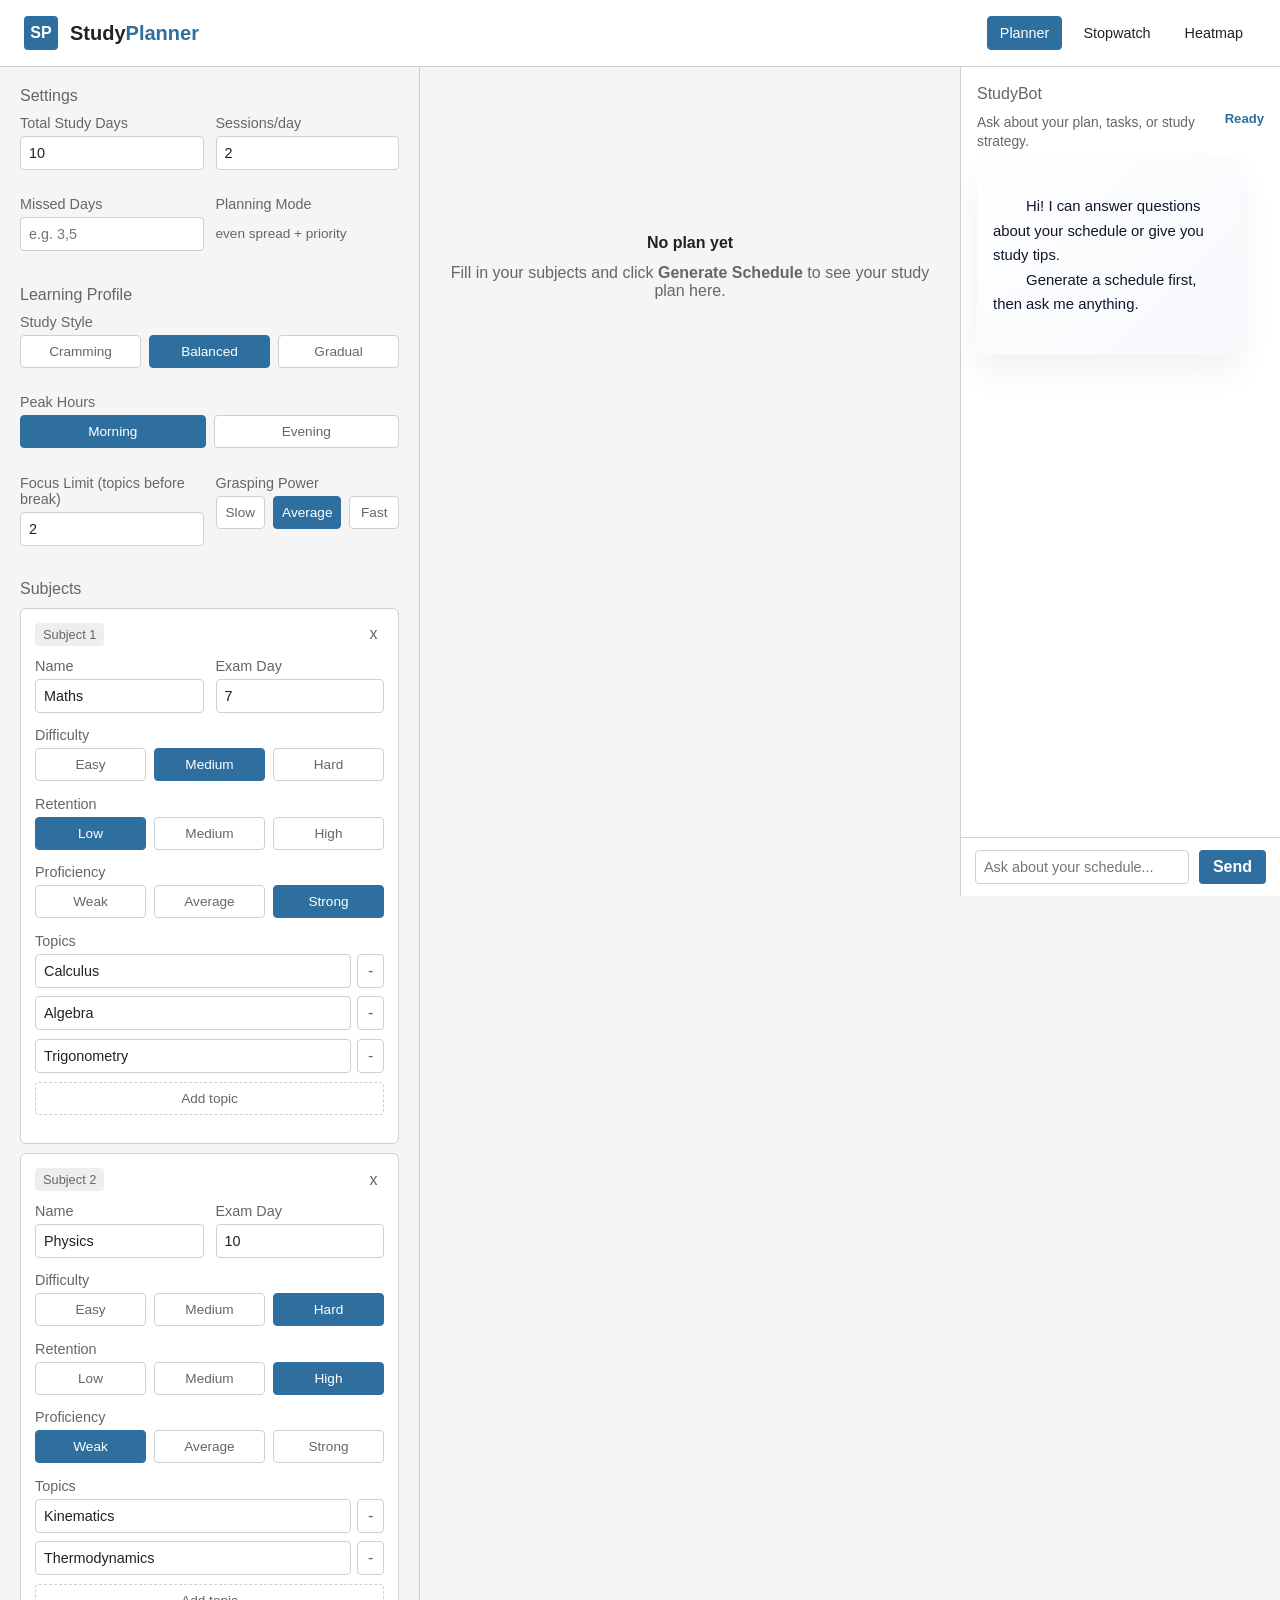
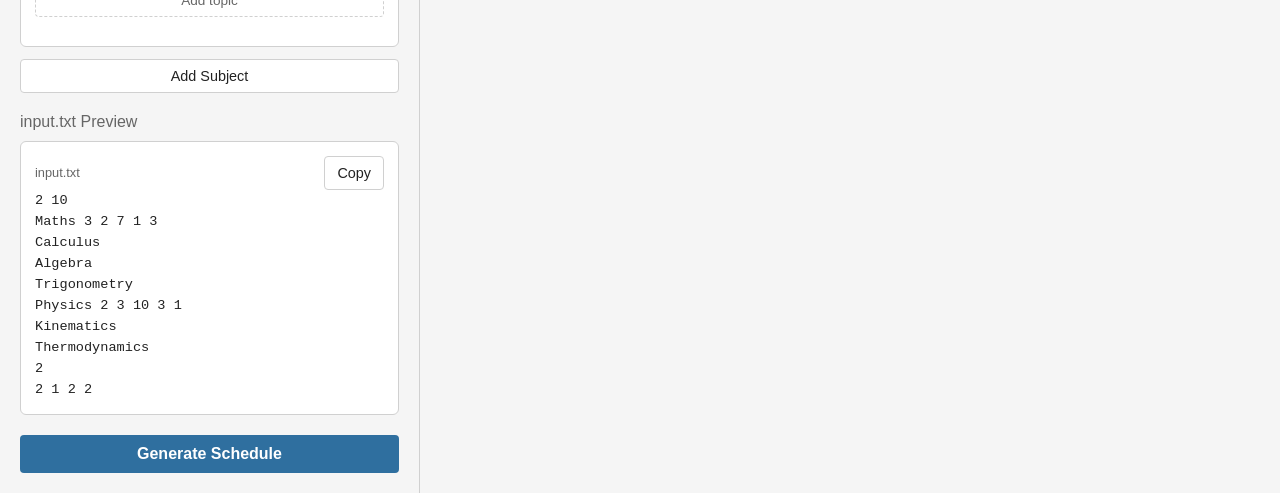
<file: frontend/index.html>
<!DOCTYPE html>
<!-- Local server: http://localhost:8080/ -->
<html lang="en">
<head>
<meta charset="UTF-8" />
<meta name="viewport" content="width=device-width, initial-scale=1.0" />
<title>Study Planner</title>
<link rel="stylesheet" href="css/shared.css" />
<style>
  main {
    display: grid;
    grid-template-columns: 420px 1fr 320px;
    min-height: calc(100vh - 67px);
  }

  .panel-left {
    display: flex;
    flex-direction: column;
    gap: 20px;
    overflow-y: auto;
    border-right: 1px solid var(--border);
    padding: 20px;
  }

  .panel-right {
    display: flex;
    flex-direction: column;
    gap: 1.2rem;
    overflow-y: auto;
    padding: 20px;
  }

  .row2 {
    display: grid;
    grid-template-columns: 1fr 1fr;
    gap: .75rem;
  }

  .subject-cards,
  .topics-list,
  .task-list,
  .progress-list {
    display: flex;
    flex-direction: column;
    gap: .55rem;
  }

  .subject-card,
  .day-card,
  .input-preview,
  .progress-card {
    border: 1px solid var(--border);
    border-radius: 6px;
    background: var(--card);
    padding: 14px;
  }

  .subject-card-header,
  .output-header,
  .preview-header,
  .progress-header {
    display: flex;
    align-items: center;
    justify-content: space-between;
    gap: 10px;
  }

  .subject-card-header {
    margin-bottom: .75rem;
  }

  .subject-number {
    border-radius: 4px;
    background: #eeeeee;
    color: var(--muted);
    font-size: .8rem;
    padding: 4px 8px;
  }

  .remove-btn,
  .remove-topic {
    cursor: pointer;
    border-radius: 4px;
    color: var(--muted);
  }

  .remove-btn {
    border: none;
    background: none;
    font-size: 1rem;
    padding: .15rem .4rem;
  }

  .remove-topic {
    border: 1px solid var(--border);
    background: var(--surface);
    font-size: 1rem;
    padding: 0 .6rem;
  }

  .remove-btn:hover,
  .remove-topic:hover {
    border-color: var(--danger);
    background: #f5dddd;
    color: var(--danger);
  }

  .topic-row {
    display: flex;
    gap: .4rem;
  }

  .diff-group {
    display: flex;
    gap: .5rem;
  }

  .diff-btn {
    flex: 1;
    border: 1px solid var(--border);
    border-radius: 4px;
    background: var(--surface);
    color: var(--muted);
    cursor: pointer;
    font-size: .85rem;
    padding: 8px;
    text-align: center;
  }

  .diff-btn.active-easy,
  .diff-btn.active-medium,
  .diff-btn.active-hard,
  .diff-btn.active-rating {
    border-color: var(--accent);
    background: var(--accent);
    color: #ffffff;
  }

  .add-topic-btn {
    width: 100%;
    border: 1px dashed var(--border);
    border-radius: 4px;
    background: none;
    color: var(--muted);
    cursor: pointer;
    font-size: .85rem;
    padding: 8px;
  }

  .output-title {
    font-size: 1rem;
    font-weight: 700;
  }

  .output-actions {
    display: flex;
    gap: .5rem;
  }

  .empty-state {
    display: flex;
    min-height: 360px;
    flex-direction: column;
    align-items: center;
    justify-content: center;
    gap: .8rem;
    color: var(--muted);
    text-align: center;
  }

  .empty-icon {
    color: var(--text);
    font-weight: 700;
  }

  .stats-row {
    display: grid;
    grid-template-columns: repeat(3, 1fr);
    gap: .75rem;
  }

  .schedule-grid {
    display: grid;
    grid-template-columns: repeat(auto-fill, minmax(220px, 1fr));
    gap: 1rem;
  }

  .day-label {
    margin-bottom: 10px;
    color: var(--accent);
    font-size: .85rem;
    font-weight: 700;
  }

  .task-item {
    display: flex;
    align-items: center;
    gap: .5rem;
    border-radius: 4px;
    font-size: .9rem;
    line-height: 1.3;
    padding: 6px 8px;
  }

  .task-dot {
    width: 6px;
    height: 6px;
    flex-shrink: 0;
    border-radius: 50%;
  }

  .task-study { background: #eaf4ea; color: #1f5f2f; }
  .task-revise { background: #e8f1f8; color: #24506d; }
  .task-break { background: #eeeeee; color: var(--muted); font-style: italic; }
  .task-missed { background: #fff3cd; color: #6b4f00; }
  .task-completed { background: #eeeeee; color: var(--muted); }

  .task-study .task-dot { background: var(--success); }
  .task-revise .task-dot { background: var(--accent); }
  .task-break .task-dot { background: var(--muted); }
  .task-missed .task-dot { background: var(--warn); }
  .task-completed .task-dot { background: var(--muted); }

  pre {
    max-height: 210px;
    overflow-y: auto;
    color: var(--text);
    font-family: Consolas, monospace;
    font-size: .85rem;
    line-height: 1.55;
    white-space: pre-wrap;
  }

  .progress-check {
    display: flex;
    align-items: center;
    gap: .55rem;
  }

  .progress-check input {
    width: auto;
  }

  .confidence {
    display: none;
    margin-top: .65rem;
    padding-left: 1.4rem;
  }

  .confidence.visible {
    display: block;
  }

  .panel-chat {
    border-left: 1px solid var(--border);
    display: flex;
    flex-direction: column;
    height: calc(100vh - 71px);
    background: radial-gradient(circle at top right, rgba(255,255,255,.6), transparent 35%), var(--surface);
  }

  .chat-header {
    display: flex;
    align-items: flex-start;
    justify-content: space-between;
    gap: 12px;
    padding: 18px 16px 0;
  }

  .chat-subtitle {
    color: var(--muted);
    font-size: .86rem;
    margin-top: 4px;
    line-height: 1.4;
  }

  .chat-status {
    color: var(--accent);
    font-size: .82rem;
    font-weight: 700;
    white-space: nowrap;
    align-self: center;
  }

  .chat-messages {
    flex: 1;
    overflow-y: auto;
    padding: 4px 16px 14px;
    display: flex;
    flex-direction: column;
    gap: 12px;
    scroll-behavior: smooth;
  }

  .chat-bubble {
    border-radius: 18px;
    padding: 14px 16px;
    max-width: 92%;
    font-size: .93rem;
    line-height: 1.65;
    white-space: pre-wrap;
    word-break: break-word;
    overflow-wrap: anywhere;
    box-shadow: 0 16px 35px rgba(15,23,42,0.06);
  }

  .bubble-user {
    background: linear-gradient(135deg, #d9eefc, #c8e4f6);
    color: #0f172a;
    align-self: flex-end;
    border-bottom-right-radius: 6px;
  }

  .bubble-bot {
    background: linear-gradient(135deg, #ffffff, #f6f8fc);
    color: #0f172a;
    align-self: flex-start;
    border-bottom-left-radius: 6px;
  }

  .chat-bubble.typing {
    position: relative;
    min-height: 40px;
    padding-bottom: 22px;
  }

  .chat-bubble.typing::after {
    content: '';
    display: block;
    width: 1.4rem;
    height: 1.4rem;
    background: radial-gradient(circle, rgba(0,0,0,.25) 20%, transparent 20% 40%);
    background-size: 6px 6px;
    border-radius: 50%;
    margin-top: 6px;
    animation: chat-dots 1.2s linear infinite;
  }

  .chat-bubble a {
    color: var(--accent);
    text-decoration: underline;
  }

  .chat-bubble code {
    display: inline-block;
    padding: 2px 5px;
    border-radius: 6px;
    background: rgba(15, 23, 42, 0.06);
    color: var(--text);
    font-family: Consolas, monospace;
  }

  .md-list-item {
    padding-left: 8px;
    margin-bottom: 4px;
    color: var(--text);
  }

  .day-card {
    border: none;
    border-radius: 18px;
    box-shadow: 0 20px 40px rgba(15,23,42,0.05);
    padding: 18px;
    background: linear-gradient(180deg, rgba(255,255,255,0.96), #f8fbff);
    transition: transform .2s ease, box-shadow .2s ease;
  }

  .day-card:hover {
    transform: translateY(-1px);
    box-shadow: 0 24px 50px rgba(15,23,42,0.08);
  }

  .task-list {
    display: flex;
    flex-direction: column;
    gap: 10px;
  }

  .empty-day {
    display: inline-flex;
    align-items: center;
    gap: .45rem;
    padding: 10px 12px;
    border-radius: 999px;
    border: 1px dashed var(--border);
    background: rgba(94, 114, 228, 0.08);
    color: var(--muted);
    font-size: .85rem;
  }

  .progress-card {
    display: flex;
    flex-direction: column;
    gap: .9rem;
    border: none;
    background: linear-gradient(180deg, #ffffff, #f8fbff);
    box-shadow: 0 18px 35px rgba(15,23,42,0.05);
    padding: 18px;
  }

  .progress-header {
    align-items: flex-start;
    gap: 12px;
    border-bottom: 1px solid var(--border);
    padding-bottom: 10px;
  }

  .progress-item {
    border: 1px solid rgba(15,23,42,0.08);
    border-radius: 12px;
    background: #ffffff;
    padding: 12px 14px;
  }

  @keyframes chat-dots {
    0% { transform: translateX(0); }
    25% { transform: translateX(4px); }
    50% { transform: translateX(8px); }
    75% { transform: translateX(4px); }
    100% { transform: translateX(0); }
  }

  .chat-thinking {
    font-size: .8rem;
    color: var(--muted);
    font-style: italic;
    padding: 8px 10px;
    align-self: flex-start;
  }

  .chat-input-row {
    border-top: 1px solid var(--border);
    padding: 12px 14px;
    display: flex;
    gap: 10px;
  }

  @media (max-width: 860px) {
    main {
      grid-template-columns: 1fr;
    }

    .panel-left {
      border-right: none;
      border-bottom: 1px solid var(--border);
    }

    .stats-row {
      grid-template-columns: repeat(2, 1fr);
    }

    .panel-chat {
      display: none;
    }
  }
</style>
</head>
<body>
<header>
  <div class="logo-mark">SP</div>
  <h1>Study<span>Planner</span></h1>
  <nav>
    <a class="nav-link active" href="index.html">Planner</a>
    <a class="nav-link" href="stopwatch.html">Stopwatch</a>
    <a class="nav-link" href="heatmap.html">Heatmap</a>
  </nav>
</header>

<main>
  <section class="panel-left">
    <div>
      <div class="section-title">Settings</div>
      <div class="row2">
        <div class="field">
          <label for="totalDays">Total Study Days</label>
          <input type="number" id="totalDays" value="10" min="1" max="100" />
        </div>
        <div class="field">
          <label for="sessionsPerDay">Sessions/day</label>
          <input type="number" id="sessionsPerDay" value="2" min="1" max="20" />
        </div>
        <div class="field">
          <label for="missedDays">Missed Days</label>
          <input type="text" id="missedDays" placeholder="e.g. 3,5" />
        </div>
        <div class="field">
          <label>Planning Mode</label>
          <div style="font-size:.85rem;color:var(--muted);padding:.55rem 0">even spread + priority</div>
        </div>
      </div>
    </div>

    <div>
      <div class="section-title">Learning Profile</div>
      <div class="row2">
        <div class="field" style="grid-column: 1 / -1">
          <label>Study Style</label>
          <div class="diff-group" id="studyStyleGroup" data-value="2">
            <button class="diff-btn" type="button" data-style="1" onclick="setStudyStyle(1)">Cramming</button>
            <button class="diff-btn active-medium" type="button" data-style="2" onclick="setStudyStyle(2)">Balanced</button>
            <button class="diff-btn" type="button" data-style="3" onclick="setStudyStyle(3)">Gradual</button>
          </div>
        </div>
        <div class="field" style="grid-column: 1 / -1">
          <label>Peak Hours</label>
          <div class="diff-group" id="peakHoursGroup" data-value="1">
            <button class="diff-btn active-easy" type="button" data-peak="1" onclick="setPeakHours(1)">Morning</button>
            <button class="diff-btn" type="button" data-peak="2" onclick="setPeakHours(2)">Evening</button>
          </div>
        </div>
        <div class="field">
          <label for="focusLimit">Focus Limit (topics before break)</label>
          <input type="number" id="focusLimit" value="2" min="1" max="5" />
        </div>
        <div class="field">
          <label>Grasping Power</label>
          <div class="diff-group" id="graspingPowerGroup" data-value="2">
            <button class="diff-btn" type="button" data-grasp="1" onclick="setGraspingPower(1)">Slow</button>
            <button class="diff-btn active-medium" type="button" data-grasp="2" onclick="setGraspingPower(2)">Average</button>
            <button class="diff-btn" type="button" data-grasp="3" onclick="setGraspingPower(3)">Fast</button>
          </div>
        </div>
      </div>
    </div>

    <div>
      <div class="section-title">Subjects</div>
      <div class="subject-cards" id="subjectCards"></div>
      <button class="btn-secondary" type="button" style="width:100%;margin-top:.75rem" onclick="addSubject()">Add Subject</button>
    </div>

    <div>
      <div class="section-title">input.txt Preview</div>
      <div class="input-preview">
        <div class="preview-header">
          <span class="stat-label">input.txt</span>
          <button class="btn-secondary" type="button" onclick="copyInput()">Copy</button>
        </div>
        <pre id="inputPreview">-</pre>
      </div>
    </div>

    <button class="btn-primary" type="button" onclick="generateSchedule()">Generate Schedule</button>
  </section>

  <section class="panel-right">
    <div id="schedulePanel">
      <div class="empty-state">
        <div class="empty-icon">No plan yet</div>
        <p>Fill in your subjects and click <strong>Generate Schedule</strong> to see your study plan here.</p>
      </div>
    </div>
  </section>

  <div class="panel-chat">
    <div class="chat-header">
      <div>
        <div class="section-title">StudyBot</div>
        <div class="chat-subtitle">Ask about your plan, tasks, or study strategy.</div>
      </div>
      <span class="chat-status">Ready</span>
    </div>
    <div class="chat-messages" id="chatMessages">
      <div class="chat-bubble bubble-bot">
        Hi! I can answer questions about your schedule or give you study tips.
        Generate a schedule first, then ask me anything.
      </div>
    </div>
    <div class="chat-input-row">
      <input
        type="text"
        id="chatInput"
        placeholder="Ask about your schedule..."
        style="flex:1"
        onkeydown="if(event.key==='Enter') sendChat()"
      />
      <button
        class="btn-primary"
        style="width:auto; padding:8px 14px"
        onclick="sendChat()"
      >Send</button>
    </div>
  </div>
</main>

<div class="toast" id="toast">Copied</div>

<script>
let subjects = [];
let backendSchedule = null;
let backendScheduleRaw = '';
let currentDay = 1;
let progressCompleted = {};
let progressRatings = {};
let chatHistory = [];
const API_BASE = window.location.protocol === 'file:'
  ? 'http://127.0.0.1:8080'
  : window.location.origin;

function uid() {
  return Math.random().toString(36).slice(2, 8);
}

async function sendChat() {
  const input = document.getElementById('chatInput');
  const message = input.value.trim();
  if (!message) return;
  input.value = '';

  appendBubble('user', message);
  appendBubble('thinking', 'Thinking...');

  try {
    const response = await fetch(`${API_BASE}/api/chat`, {
      method: 'POST',
      headers: { 'Content-Type': 'application/json' },
      body: JSON.stringify({
        message,
        schedule: window._lastSchedule || null,
        chatHistory
      })
    });
    const data = await response.json();
    removeThinking();
    if (!response.ok) throw new Error(data.error || 'Failed');
    const reply = data.reply || data.error || 'No response.';
    await appendBotBubbleTyping(reply);
    chatHistory.push({ role: 'user',      content: message });
    chatHistory.push({ role: 'assistant', content: reply });

    if (data.planChanged) {
      if (data.inputText) applyInputTxt(data.inputText);
      if (data.newSchedule) {
        const normalized = normalizeBackendSchedule(data.newSchedule);
        backendSchedule = normalized.schedule;
        backendScheduleRaw = JSON.stringify(data.newSchedule, null, 2);
        renderSchedule(normalized.schedule, normalized.totalDays);
        showToast('Study plan updated by StudyBot ✓');
      } else if (data.inputText) {
        showToast('Plan data updated — click Generate Schedule to refresh the timetable.');
      }
    }
  } catch (err) {
    removeThinking();
    const detail = err && err.message ? err.message : '';
    const hint = detail && detail !== 'Failed'
      ? detail
      : 'Make sure the server is running.';
    appendBubble('bot', `Could not reach StudyBot. ${hint}`);
  }
}

function renderMarkdown(text) {
  const escaped = escHtml(String(text));
  const paragraphs = escaped
    .split(/\n{2,}/)
    .map(block => block
      .replace(/\[([^\]]+)\]\((https?:\/\/[^)]+)\)/g, '<a href="$2" target="_blank" rel="noreferrer noopener">$1</a>')
      .replace(/\*\*(.+?)\*\*/g, '<strong>$1</strong>')
      .replace(/\*(.+?)\*/g, '<em>$1</em>')
      .replace(/`([^`]+)`/g, '<code>$1</code>')
      .replace(/^-\s+(.+)$/gm, '<div class="md-list-item">• $1</div>')
      .replace(/\n/g, '<br>')
    );
  return paragraphs.map(p => `<p>${p}</p>`).join('');
}

function appendBubble(type, text) {
  const box = document.getElementById('chatMessages');
  const div = document.createElement('div');
  if (type === 'user')     div.className = 'chat-bubble bubble-user';
  if (type === 'bot')      div.className = 'chat-bubble bubble-bot';
  if (type === 'thinking') div.className = 'chat-thinking';
  if (type === 'thinking') div.id = 'thinkingBubble';
  if (type === 'bot') {
    div.innerHTML = renderMarkdown(text);
  } else {
    div.textContent = text;
  }
  box.appendChild(div);
  box.scrollTop = box.scrollHeight;
}

async function appendBotBubbleTyping(text) {
  const box = document.getElementById('chatMessages');
  const div = document.createElement('div');
  div.className = 'chat-bubble bubble-bot typing';
  box.appendChild(div);

  let output = '';
  const chars = String(text);
  const delay = 18;

  for (let i = 0; i < chars.length; i++) {
    output += chars[i];
    div.textContent = output;
    box.scrollTop = box.scrollHeight;
    await new Promise(resolve => setTimeout(resolve, delay));
  }

  div.classList.remove('typing');
  div.innerHTML = renderMarkdown(output);
  box.scrollTop = box.scrollHeight;
}

function removeThinking() {
  const el = document.getElementById('thinkingBubble');
  if (el) el.remove();
}

function escHtml(str) {
  return String(str)
    .replace(/&/g, '&amp;')
    .replace(/"/g, '&quot;')
    .replace(/</g, '&lt;')
    .replace(/>/g, '&gt;');
}

function addSubject(name = '', topics = [''], difficulty = 2, examDay = 7, confidence = 2, proficiency = 2) {
  subjects.push({ id: uid(), name, topics: [...topics], difficulty, examDay, confidence, proficiency });
  renderSubjects();
  updatePreview();
}

function setConfidence(id, val) {
  const subject = subjects.find(item => item.id === id);
  if (!subject) return;
  subject.confidence = val;
  renderSubjects();
  updatePreview();
}

function setProficiency(id, val) {
  const subject = subjects.find(item => item.id === id);
  if (!subject) return;
  subject.proficiency = val;
  renderSubjects();
  updatePreview();
}

function setProfileGroupActive(groupId, attr, value) {
  const group = document.getElementById(groupId);
  if (!group) return;
  group.dataset.value = String(value);
  group.querySelectorAll('.diff-btn').forEach(button => {
    const raw = parseInt(button.getAttribute(attr), 10);
    button.classList.remove('active-easy', 'active-medium', 'active-hard');
    if (raw !== value) return;
    if (value === 1) button.classList.add('active-easy');
    else if (value === 2) button.classList.add('active-medium');
    else button.classList.add('active-hard');
  });
}

function setStudyStyle(val) {
  setProfileGroupActive('studyStyleGroup', 'data-style', val);
  updatePreview();
}

function setPeakHours(val) {
  const group = document.getElementById('peakHoursGroup');
  if (!group) return;
  group.dataset.value = String(val);
  group.querySelectorAll('.diff-btn').forEach(button => {
    const peak = parseInt(button.getAttribute('data-peak'), 10);
    button.classList.remove('active-easy', 'active-medium', 'active-hard');
    button.classList.toggle('active-easy', peak === 1 && val === 1);
    button.classList.toggle('active-medium', peak === 2 && val === 2);
  });
  updatePreview();
}

function setGraspingPower(val) {
  setProfileGroupActive('graspingPowerGroup', 'data-grasp', val);
  updatePreview();
}

function getProfileValue(groupId, fallback) {
  const group = document.getElementById(groupId);
  return parseInt(group?.dataset?.value, 10) || fallback;
}

function getLearningProfileLabel() {
  const styleLabels = ['', 'Cramming', 'Balanced', 'Gradual'];
  const graspLabels = ['', 'Slow', 'Average', 'Fast'];
  const style = getProfileValue('studyStyleGroup', 2);
  const grasp = getProfileValue('graspingPowerGroup', 2);
  const focus = parseInt(document.getElementById('focusLimit')?.value, 10) || 2;
  return `${styleLabels[style] || 'Balanced'} · ${graspLabels[grasp] || 'Average'} · Focus:${focus}`;
}

function removeSubject(id) {
  subjects = subjects.filter(subject => subject.id !== id);
  renderSubjects();
  updatePreview();
}

function setDifficulty(id, val) {
  const subject = subjects.find(item => item.id === id);
  if (!subject) return;
  subject.difficulty = val;
  renderSubjects();
  updatePreview();
}

function addTopic(id) {
  const subject = subjects.find(item => item.id === id);
  if (!subject || subject.topics.length >= 50) return;
  subject.topics.push('');
  renderSubjects();
  updatePreview();
}

function removeTopic(id, index) {
  const subject = subjects.find(item => item.id === id);
  if (!subject || subject.topics.length <= 1) return;
  subject.topics.splice(index, 1);
  renderSubjects();
  updatePreview();
}

function onSubjectChange(id, field, value) {
  const subject = subjects.find(item => item.id === id);
  if (!subject) return;
  subject[field] = field === 'examDay' ? parseInt(value, 10) || 1 : value;
  updatePreview();
}

function onTopicChange(id, index, value) {
  const subject = subjects.find(item => item.id === id);
  if (!subject) return;
  subject.topics[index] = value;
  updatePreview();
}

function renderSubjects() {
  const container = document.getElementById('subjectCards');
  container.innerHTML = subjects.map((subject, index) => `
    <div class="subject-card">
      <div class="subject-card-header">
        <span class="subject-number">Subject ${index + 1}</span>
        <button class="remove-btn" type="button" onclick="removeSubject('${subject.id}')" aria-label="Remove subject">x</button>
      </div>
      <div class="row2">
        <div class="field">
          <label>Name</label>
          <input type="text" value="${escHtml(subject.name)}" placeholder="e.g. Maths"
            oninput="onSubjectChange('${subject.id}', 'name', this.value)" />
        </div>
        <div class="field">
          <label>Exam Day</label>
          <input type="number" value="${subject.examDay}" min="1"
            oninput="onSubjectChange('${subject.id}', 'examDay', this.value)" />
        </div>
      </div>
      <div class="field">
        <label>Difficulty</label>
        <div class="diff-group">
          <button class="diff-btn ${subject.difficulty === 1 ? 'active-easy' : ''}" type="button" onclick="setDifficulty('${subject.id}', 1)">Easy</button>
          <button class="diff-btn ${subject.difficulty === 2 ? 'active-medium' : ''}" type="button" onclick="setDifficulty('${subject.id}', 2)">Medium</button>
          <button class="diff-btn ${subject.difficulty === 3 ? 'active-hard' : ''}" type="button" onclick="setDifficulty('${subject.id}', 3)">Hard</button>
        </div>
      </div>
      <div class="field">
        <label>Retention</label>
        <div class="diff-group" data-confidence="${subject.confidence || 2}">
          <button class="diff-btn ${(subject.confidence || 2) === 1 ? 'active-easy' : ''}" type="button" onclick="setConfidence('${subject.id}', 1)">Low</button>
          <button class="diff-btn ${(subject.confidence || 2) === 2 ? 'active-medium' : ''}" type="button" onclick="setConfidence('${subject.id}', 2)">Medium</button>
          <button class="diff-btn ${(subject.confidence || 2) === 3 ? 'active-hard' : ''}" type="button" onclick="setConfidence('${subject.id}', 3)">High</button>
        </div>
      </div>
      <div class="field">
        <label>Proficiency</label>
        <div class="diff-group" data-proficiency="${subject.proficiency || 2}">
          <button class="diff-btn ${(subject.proficiency || 2) === 1 ? 'active-easy' : ''}" type="button" onclick="setProficiency('${subject.id}', 1)">Weak</button>
          <button class="diff-btn ${(subject.proficiency || 2) === 2 ? 'active-medium' : ''}" type="button" onclick="setProficiency('${subject.id}', 2)">Average</button>
          <button class="diff-btn ${(subject.proficiency || 2) === 3 ? 'active-hard' : ''}" type="button" onclick="setProficiency('${subject.id}', 3)">Strong</button>
        </div>
      </div>
      <div class="field">
        <label>Topics</label>
        <div class="topics-list">
          ${subject.topics.map((topic, topicIndex) => `
            <div class="topic-row">
              <input type="text" value="${escHtml(topic)}" placeholder="Topic name (no spaces)"
                oninput="onTopicChange('${subject.id}', ${topicIndex}, this.value)" />
              <button class="remove-topic" type="button" onclick="removeTopic('${subject.id}', ${topicIndex})">-</button>
            </div>
          `).join('')}
          <button class="add-topic-btn" type="button" onclick="addTopic('${subject.id}')">Add topic</button>
        </div>
      </div>
    </div>
  `).join('');
}

function getMissedDays(totalDays) {
  return new Set(
    document.getElementById('missedDays').value
      .split(',')
      .map(day => parseInt(day.trim(), 10))
      .filter(day => day >= 1 && day <= totalDays)
  );
}

function buildInputTxt() {
  const totalDays = parseInt(document.getElementById('totalDays').value, 10) || 10;
  const sessionsPerDay = parseInt(document.getElementById('sessionsPerDay').value, 10) || 1;
  const missedDaysText = Array.from(getMissedDays(totalDays)).join(',');
  const validSubjects = subjects.filter(subject => {
    const hasName = subject.name.trim().length > 0;
    const hasTopics = subject.topics.some(topic => topic.trim().length > 0);
    return hasName && hasTopics;
  });

  const studyStyle = getProfileValue('studyStyleGroup', 2);
  const peakHours = getProfileValue('peakHoursGroup', 1);
  const focusLimit = parseInt(document.getElementById('focusLimit').value, 10) || 2;
  const graspingPower = getProfileValue('graspingPowerGroup', 2);

  const lines = [`${validSubjects.length} ${totalDays}`];
  validSubjects.forEach(subject => {
    const name = subject.name.trim().replace(/\s+/g, '_');
    const topics = subject.topics.map(topic => topic.trim().replace(/\s+/g, '_')).filter(Boolean);
    const confidence = subject.confidence || 2;
    const proficiency = subject.proficiency || 2;
    lines.push(`${name} ${topics.length} ${subject.difficulty} ${subject.examDay} ${confidence} ${proficiency}`);
    topics.forEach(topic => lines.push(topic));
  });
  lines.push(`${sessionsPerDay}`);
  lines.push(`${studyStyle} ${peakHours} ${focusLimit} ${graspingPower}`);
  lines.push(missedDaysText || '0');
  return lines.join('\n');
}

function isPreferencesLine(parts) {
  if (parts.length < 3) return false;
  const style = parseInt(parts[0], 10);
  const peak = parseInt(parts[1], 10);
  const focus = parseInt(parts[2], 10);
  return style >= 1 && style <= 3 && peak >= 1 && peak <= 2 && focus >= 1 && focus <= 5;
}

function updatePreview() {
  document.getElementById('inputPreview').textContent = buildInputTxt() || '-';
}

function applyInputTxt(text) {
  const lines = String(text).split(/\r?\n/).map(line => line.trim()).filter(Boolean);
  if (!lines.length) return;

  const header = lines[0].split(/\s+/);
  const subjectCount = parseInt(header[0], 10);
  const totalDays = parseInt(header[1], 10);
  if (!Number.isNaN(totalDays)) {
    document.getElementById('totalDays').value = totalDays;
  }

  subjects = [];
  let index = 1;
  for (let i = 0; i < subjectCount && index < lines.length; i++) {
    const parts = lines[index++].split(/\s+/);
    if (parts.length < 4) break;
    const name = parts[0].replace(/_/g, ' ');
    const topicCount = parseInt(parts[1], 10);
    const difficulty = parseInt(parts[2], 10);
    const examDay = parseInt(parts[3], 10);
    const confidence = parts.length >= 5 ? parseInt(parts[4], 10) : 2;
    const proficiency = parts.length >= 6 ? parseInt(parts[5], 10) : 2;
    const topics = [];
    for (let t = 0; t < topicCount && index < lines.length; t++) {
      topics.push(lines[index++].replace(/_/g, ' '));
    }
    subjects.push({
      id: uid(),
      name,
      topics,
      difficulty,
      examDay,
      confidence: confidence >= 1 && confidence <= 3 ? confidence : 2,
      proficiency: proficiency >= 1 && proficiency <= 3 ? proficiency : 2
    });
  }

  if (index < lines.length) {
    const sessions = parseInt(lines[index++], 10);
    if (!Number.isNaN(sessions)) {
      document.getElementById('sessionsPerDay').value = sessions;
    }
  }
  if (index < lines.length) {
    const prefParts = lines[index].split(/\s+/);
    if (isPreferencesLine(prefParts)) {
      const studyStyle = parseInt(prefParts[0], 10);
      const peakHours = parseInt(prefParts[1], 10);
      const focusLimit = parseInt(prefParts[2], 10);
      const graspingPower = prefParts.length >= 4 ? parseInt(prefParts[3], 10) : 2;
      setStudyStyle(studyStyle);
      setPeakHours(peakHours);
      document.getElementById('focusLimit').value = focusLimit;
      setGraspingPower(graspingPower >= 1 && graspingPower <= 3 ? graspingPower : 2);
      index++;
    }
  }
  if (index < lines.length) {
    const missed = lines[index];
    document.getElementById('missedDays').value = missed === '0' ? '' : missed;
  }

  renderSubjects();
  updatePreview();
}

async function generateSchedule() {
  const inputText = buildInputTxt();
  const validSubjects = subjects.filter(subject => subject.name.trim() && subject.topics.some(topic => topic.trim()));
  const generateButton = document.querySelector('.btn-primary');
  const originalText = generateButton.textContent;

  if (!validSubjects.length) {
    alert('Add at least one subject with topics first.');
    return;
  }

  generateButton.disabled = true;
  generateButton.textContent = 'Generating...';

  try {
    const response = await fetch(`${API_BASE}/api/schedule`, {
      method: 'POST',
      headers: { 'Content-Type': 'application/json' },
      body: JSON.stringify({ inputText })
    });
    const payload = await response.json();
    if (!response.ok) throw new Error(payload.error || 'Backend failed to generate the schedule.');

    backendSchedule = payload.schedule;
    backendScheduleRaw = payload.raw || JSON.stringify(payload.schedule, null, 2);
    currentDay = 1;
    progressCompleted = {};
    progressRatings = {};
    chatHistory = [];

    const normalized = normalizeBackendSchedule(backendSchedule);
    renderSchedule(normalized.schedule, normalized.totalDays);
    showToast('Schedule generated by C backend.');
  } catch (err) {
    alert('Could not reach the C backend. Start it with .\\build.ps1, then open http://localhost:8080/.\n\n' + err.message);
  } finally {
    generateButton.disabled = false;
    generateButton.textContent = originalText;
  }
}

function taskFromBackendText(text) {
  const raw = String(text);
  const lower = raw.toLowerCase();
  if (lower.includes('missed')) return { type: 'missed', text: raw };
  if (lower === 'break') return { type: 'break', text: raw };
  if (lower === 'completed') return { type: 'completed', text: raw };
  if (lower.startsWith('revise:')) return { type: 'revise', text: raw };
  if (lower.startsWith('study:')) return { type: 'study', text: raw };
  return { type: 'study', text: raw };
}

function normalizeBackendSchedule(schedule) {
  const dayEntries = Object.entries(schedule || {}).sort((a, b) => {
    const dayA = parseInt(a[0].replace(/\D/g, ''), 10) || 0;
    const dayB = parseInt(b[0].replace(/\D/g, ''), 10) || 0;
    return dayA - dayB;
  });
  const normalized = {};
  dayEntries.forEach(([dayKey, tasks]) => {
    normalized[dayKey] = Array.isArray(tasks) ? tasks.map(taskFromBackendText) : [];
  });
  return {
    schedule: normalized,
    totalDays: dayEntries.length || parseInt(document.getElementById('totalDays').value, 10) || 10
  };
}

function renderSchedule(schedule, totalDays) {
  const panel = document.getElementById('schedulePanel');
  let studyCount = 0;
  let reviseCount = 0;
  let restDays = 0;
  let missedCount = 0;
  let busiestDay = 'None';
  let busiestCount = 0;

  Object.entries(schedule).forEach(([dayKey, tasks], index) => {
    const usefulTasks = tasks.filter(task => task.type !== 'break' && task.type !== 'completed');
    if (usefulTasks.length === 0) restDays++;
    if (usefulTasks.length > busiestCount) {
      busiestCount = usefulTasks.length;
      busiestDay = `Day ${index + 1}`;
    }
    tasks.forEach(task => {
      if (task.type === 'study') studyCount++;
      if (task.type === 'revise') reviseCount++;
      if (task.type === 'missed') missedCount++;
    });
  });

  panel.innerHTML = `
    <div class="output-header">
      <span class="output-title">Your Study Plan</span>
      <div class="output-actions">
        <button class="btn-secondary" type="button" onclick="copyJson()">Copy Schedule</button>
        <button class="btn-secondary" type="button" onclick="downloadJson()">Download</button>
      </div>
    </div>
    <div class="stats-row">
      <div class="stat-card"><div class="stat-value">${totalDays}</div><div class="stat-label">Days Planned</div></div>
      <div class="stat-card"><div class="stat-value">${studyCount}</div><div class="stat-label">Study Sessions</div></div>
      <div class="stat-card"><div class="stat-value">${reviseCount}</div><div class="stat-label">Revision Slots</div></div>
      <div class="stat-card"><div class="stat-value">${restDays}</div><div class="stat-label">Rest Days</div></div>
      <div class="stat-card"><div class="stat-value">${missedCount}</div><div class="stat-label">Missed Days</div></div>
      <div class="stat-card"><div class="stat-value">${busiestDay}</div><div class="stat-label">Busiest Day</div></div>
      <div class="stat-card"><div class="stat-value" style="font-size:.95rem">${escHtml(getLearningProfileLabel())}</div><div class="stat-label">Learning Profile</div></div>
    </div>
    <div class="schedule-grid" id="scheduleGrid"></div>
    <div id="progressPanel"></div>
  `;

  const grid = document.getElementById('scheduleGrid');
  Object.entries(schedule).forEach(([dayKey, tasks], index) => {
    const card = document.createElement('div');
    const nonBreak = tasks.filter(task => task.type !== 'break');
    card.className = 'day-card';
    card.innerHTML = `
      <div class="day-label">Day ${index + 1}</div>
      <div class="task-list">
        ${nonBreak.length === 0 ? '<span class="empty-day">rest day / all done</span>' : nonBreak.map(task => `
          <div class="task-item task-${task.type}">
            <div class="task-dot"></div>
            <span>${escHtml(task.text)}</span>
          </div>
        `).join('')}
      </div>
    `;
    grid.appendChild(card);
  });

  window._lastSchedule = schedule;
  window._lastTotalDays = totalDays;
  renderProgressSection(schedule, totalDays);
}

function parseStudyTask(text) {
  const match = String(text).match(/^Study:\s*(.*?)\s*-\s*(.*?)\s*$/);
  if (!match) return null;
  return { subject: match[1], topic: match[2] };
}

function taskKey(subject, topic) {
  return `${subject}|||${topic}`;
}

function renderProgressSection(schedule, totalDays) {
  const panel = document.getElementById('progressPanel');
  const dayTasks = schedule[`day${currentDay}`] || [];
  const studyTasks = dayTasks
    .filter(task => task.type === 'study')
    .map(task => ({ ...task, parsed: parseStudyTask(task.text) }))
    .filter(task => task.parsed);

  panel.innerHTML = `
    <div class="progress-card">
      <div class="progress-header">
        <div>
          <div class="section-title" style="margin-bottom:3px">Mark Today's Progress</div>
          <div class="stat-label">Today is Day ${Math.min(currentDay, totalDays || currentDay)}</div>
        </div>
      </div>
      <div class="progress-list">
        ${studyTasks.length === 0 ? '<div class="empty-day">No study tasks to mark for today.</div>' : studyTasks.map((task, index) => {
          const id = `progress-${currentDay}-${index}`;
          const key = taskKey(task.parsed.subject, task.parsed.topic);
          return `
            <div class="progress-item">
              <label class="progress-check">
                <input type="checkbox" id="${id}" data-subject="${escHtml(task.parsed.subject)}" data-topic="${escHtml(task.parsed.topic)}"
                  onchange="toggleConfidence('${id}')" />
                <span>${escHtml(task.parsed.topic)} <span class="stat-label">(${escHtml(task.parsed.subject)})</span></span>
              </label>
              <div class="confidence" id="${id}-confidence" data-rating="2">
                <div class="diff-group">
                  <button class="diff-btn" type="button" onclick="setProgressRating('${id}', 1)">1 - Shaky</button>
                  <button class="diff-btn active-rating" type="button" onclick="setProgressRating('${id}', 2)">2 - Okay</button>
                  <button class="diff-btn" type="button" onclick="setProgressRating('${id}', 3)">3 - Solid</button>
                </div>
              </div>
            </div>
          `;
        }).join('')}
      </div>
      <button class="btn-primary" type="button" ${studyTasks.length === 0 || currentDay > totalDays ? 'disabled' : ''} onclick="submitProgress()">Submit Progress & Replan</button>
    </div>
  `;
}

function toggleConfidence(id) {
  const checkbox = document.getElementById(id);
  const confidence = document.getElementById(`${id}-confidence`);
  confidence.classList.toggle('visible', checkbox.checked);
}

function setProgressRating(id, rating) {
  const confidence = document.getElementById(`${id}-confidence`);
  confidence.dataset.rating = String(rating);
  confidence.querySelectorAll('.diff-btn').forEach((button, index) => {
    button.classList.toggle('active-rating', index + 1 === rating);
  });
}

async function submitProgress() {
  const submittedDay = currentDay;
  const completed = { ...progressCompleted };
  const ratings = JSON.parse(JSON.stringify(progressRatings));

  document.querySelectorAll('#progressPanel input[type="checkbox"]:checked').forEach(checkbox => {
    const subject = checkbox.dataset.subject;
    const topic = checkbox.dataset.topic;
    const confidence = document.getElementById(`${checkbox.id}-confidence`);
    const rating = parseInt(confidence.dataset.rating, 10) || 2;

    completed[subject] = completed[subject] || [];
    if (!completed[subject].includes(topic)) completed[subject].push(topic);

    ratings[subject] = ratings[subject] || {};
    ratings[subject][topic] = rating;
  });

  try {
    const response = await fetch(`${API_BASE}/api/replan`, {
      method: 'POST',
      headers: { 'Content-Type': 'application/json' },
      body: JSON.stringify({ currentDay: submittedDay, completed, ratings })
    });
    const payload = await response.json();
    if (!response.ok) throw new Error(payload.error || 'Backend failed to replan.');

    progressCompleted = completed;
    progressRatings = ratings;
    backendSchedule = payload.schedule;
    backendScheduleRaw = payload.raw || JSON.stringify(payload.schedule, null, 2);

    const normalized = normalizeBackendSchedule(backendSchedule);
    currentDay = submittedDay + 1;
    renderSchedule(normalized.schedule, normalized.totalDays);
    showToast(`Plan updated from Day ${submittedDay + 1} onwards`);
  } catch (err) {
    alert(err.message);
  }
}

function copyJson() {
  if (!window._lastSchedule) return;
  const text = backendScheduleRaw || JSON.stringify(backendSchedule || window._lastSchedule, null, 2);
  navigator.clipboard.writeText(text).then(() => showToast('JSON copied.'));
}

function downloadJson() {
  if (!window._lastSchedule) return;
  const text = backendScheduleRaw || JSON.stringify(backendSchedule || window._lastSchedule, null, 2);
  const blob = new Blob([text], { type: 'application/json' });
  const link = document.createElement('a');
  link.href = URL.createObjectURL(blob);
  link.download = 'output.json';
  link.click();
  URL.revokeObjectURL(link.href);
}

function copyInput() {
  navigator.clipboard.writeText(buildInputTxt()).then(() => showToast('input.txt copied.'));
}

function showToast(message) {
  const toast = document.getElementById('toast');
  toast.textContent = message;
  toast.classList.add('show');
  setTimeout(() => toast.classList.remove('show'), 2000);
}

document.getElementById('totalDays').addEventListener('input', updatePreview);
document.getElementById('sessionsPerDay').addEventListener('input', updatePreview);
document.getElementById('missedDays').addEventListener('input', updatePreview);
document.getElementById('focusLimit').addEventListener('input', updatePreview);

addSubject('Maths', ['Calculus', 'Algebra', 'Trigonometry'], 2, 7, 1, 3);
addSubject('Physics', ['Kinematics', 'Thermodynamics'], 3, 10, 3, 1);
</script>
</body>
</html>
</file>
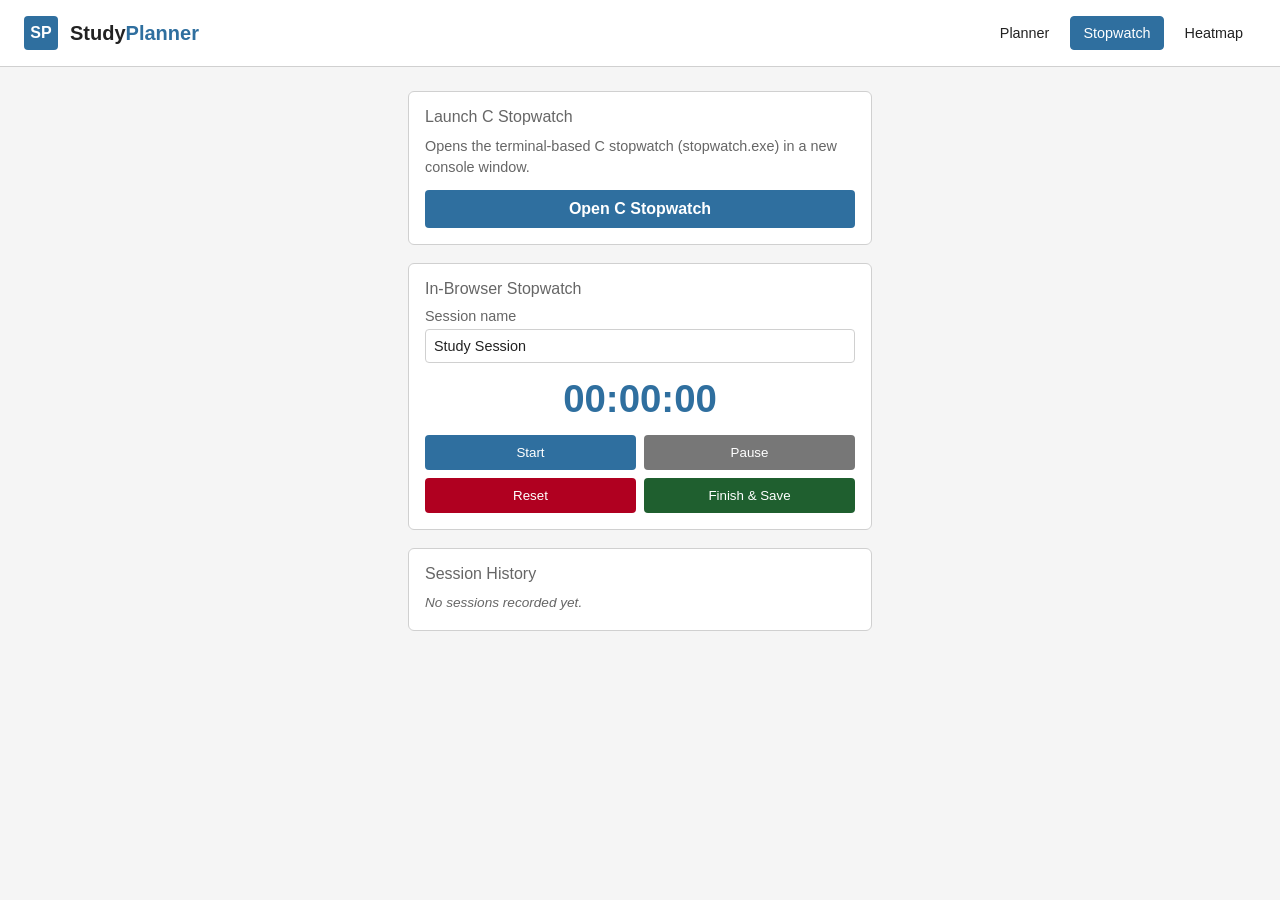
<file: frontend/stopwatch.html>
<!DOCTYPE html>
<html lang="en">
<head>
<meta charset="UTF-8" />
<meta name="viewport" content="width=device-width, initial-scale=1.0" />
<title>Study Planner - Stopwatch</title>
<link rel="stylesheet" href="css/shared.css" />
<style>
  main {
    max-width: 500px;
    margin: 0 auto;
    padding: 24px 18px 40px;
  }

  .stack {
    display: flex;
    flex-direction: column;
    gap: 18px;
  }

  .card {
    border: 1px solid var(--border);
    border-radius: 6px;
    background: var(--card);
    padding: 16px;
  }

  .card p {
    margin-bottom: 12px;
    color: var(--muted);
    font-size: .9rem;
    line-height: 1.45;
  }

  .stopwatch-time {
    margin: 14px 0;
    color: var(--accent);
    font-size: 2.4rem;
    font-weight: 800;
    text-align: center;
  }

  .stopwatch-buttons {
    display: grid;
    grid-template-columns: repeat(2, 1fr);
    gap: 8px;
  }

  .stopwatch-buttons button {
    border: none;
    border-radius: 4px;
    color: #ffffff;
    cursor: pointer;
    padding: 10px;
  }

  .sw-start { background: var(--accent); }
  .sw-pause { background: #777777; }
  .sw-reset { background: var(--danger); }
  .sw-finish { background: var(--success); }

  .history-list {
    display: flex;
    flex-direction: column;
    gap: 8px;
  }

  .history-item {
    border: 1px solid var(--border);
    border-radius: 4px;
    background: #f9f9f9;
    padding: 10px;
  }

  .history-item input {
    margin-bottom: 6px;
  }

  .history-meta,
  .empty-day {
    color: var(--muted);
    font-size: .85rem;
    line-height: 1.5;
  }

  .empty-day {
    font-style: italic;
  }
</style>
</head>
<body>
<header>
  <div class="logo-mark">SP</div>
  <h1>Study<span>Planner</span></h1>
  <nav>
    <a class="nav-link" href="index.html">Planner</a>
    <a class="nav-link active" href="stopwatch.html">Stopwatch</a>
    <a class="nav-link" href="heatmap.html">Heatmap</a>
  </nav>
</header>

<main>
  <div class="stack">
    <section class="card">
      <div class="section-title">Launch C Stopwatch</div>
      <p>Opens the terminal-based C stopwatch (stopwatch.exe) in a new console window.</p>
      <button class="btn-primary" type="button" onclick="launchStopwatch()">Open C Stopwatch</button>
    </section>

    <section class="card">
      <div class="section-title">In-Browser Stopwatch</div>
      <div class="field">
        <label for="sessionName">Session name</label>
        <input type="text" id="sessionName" value="Study Session" />
      </div>
      <div class="stopwatch-time" id="stopwatchDisplay">00:00:00</div>
      <div class="stopwatch-buttons">
        <button class="sw-start" type="button" onclick="startStopwatch()">Start</button>
        <button class="sw-pause" type="button" onclick="pauseStopwatch()">Pause</button>
        <button class="sw-reset" type="button" onclick="resetStopwatch()">Reset</button>
        <button class="sw-finish" type="button" onclick="finishStopwatch()">Finish & Save</button>
      </div>
    </section>

    <section class="card">
      <div class="section-title">Session History</div>
      <div class="history-list" id="sessionHistory"></div>
    </section>
  </div>
</main>

<div class="toast" id="toast">Ready</div>

<script>
let stopwatchSeconds = 0;
let stopwatchTimer = null;
let sessionStartTime = null;
let sessionHistory = [];

function escHtml(str) {
  return String(str)
    .replace(/&/g, '&amp;')
    .replace(/"/g, '&quot;')
    .replace(/</g, '&lt;')
    .replace(/>/g, '&gt;');
}

async function launchStopwatch() {
  try {
    const response = await fetch('/api/stopwatch/launch', { method: 'POST' });
    const payload = await response.json();
    if (!response.ok) throw new Error(payload.error || 'Could not launch stopwatch.exe.');
    showToast('C stopwatch opened.');
  } catch (err) {
    alert('Could not reach the C backend. Start it with .\\build.ps1, then open http://localhost:8080/.\n\n' + err.message);
  }
}

function updateStopwatchDisplay() {
  const hrs = String(Math.floor(stopwatchSeconds / 3600)).padStart(2, '0');
  const mins = String(Math.floor((stopwatchSeconds % 3600) / 60)).padStart(2, '0');
  const secs = String(stopwatchSeconds % 60).padStart(2, '0');
  document.getElementById('stopwatchDisplay').textContent = `${hrs}:${mins}:${secs}`;
}

function formatDuration(totalSeconds) {
  const hrs = String(Math.floor(totalSeconds / 3600)).padStart(2, '0');
  const mins = String(Math.floor((totalSeconds % 3600) / 60)).padStart(2, '0');
  const secs = String(totalSeconds % 60).padStart(2, '0');
  return `${hrs}:${mins}:${secs}`;
}

function formatDate(date) {
  return date.toLocaleDateString();
}

function formatTime(date) {
  return date.toLocaleTimeString([], { hour: '2-digit', minute: '2-digit', second: '2-digit' });
}

function startStopwatch() {
  if (stopwatchTimer !== null) return;
  if (sessionStartTime === null) sessionStartTime = new Date();
  stopwatchTimer = setInterval(() => {
    stopwatchSeconds++;
    updateStopwatchDisplay();
  }, 1000);
}

function pauseStopwatch() {
  clearInterval(stopwatchTimer);
  stopwatchTimer = null;
}

function resetStopwatch() {
  clearInterval(stopwatchTimer);
  stopwatchTimer = null;
  stopwatchSeconds = 0;
  sessionStartTime = null;
  updateStopwatchDisplay();
}

function finishStopwatch() {
  if (stopwatchSeconds === 0 || sessionStartTime === null) {
    alert('Start the stopwatch before finishing a session.');
    return;
  }

  const endTime = new Date();
  const name = document.getElementById('sessionName').value.trim() || 'Study Session';

  sessionHistory.unshift({
    name,
    date: formatDate(sessionStartTime),
    start: formatTime(sessionStartTime),
    end: formatTime(endTime),
    duration: formatDuration(stopwatchSeconds)
  });

  saveSessionHistory();
  renderSessionHistory();
  resetStopwatch();
  document.getElementById('sessionName').value = 'Study Session';
  showToast('Session saved.');
}

function renameSession(index, value) {
  sessionHistory[index].name = value.trim() || 'Study Session';
  saveSessionHistory();
  renderSessionHistory();
}

function saveSessionHistory() {
  localStorage.setItem('studySessionHistory', JSON.stringify(sessionHistory));
}

function loadSessionHistory() {
  const savedHistory = localStorage.getItem('studySessionHistory');
  if (savedHistory) sessionHistory = JSON.parse(savedHistory);
  renderSessionHistory();
}

function renderSessionHistory() {
  const history = document.getElementById('sessionHistory');
  if (sessionHistory.length === 0) {
    history.innerHTML = '<div class="empty-day">No sessions recorded yet.</div>';
    return;
  }

  history.innerHTML = sessionHistory.map((session, index) => `
    <div class="history-item">
      <input type="text" value="${escHtml(session.name)}" onchange="renameSession(${index}, this.value)" />
      <div class="history-meta">
        Date: ${escHtml(session.date)}<br />
        Start: ${escHtml(session.start)} | End: ${escHtml(session.end)}<br />
        Duration: ${escHtml(session.duration)}
      </div>
    </div>
  `).join('');
}

function showToast(message) {
  const toast = document.getElementById('toast');
  toast.textContent = message;
  toast.classList.add('show');
  setTimeout(() => toast.classList.remove('show'), 2000);
}

loadSessionHistory();
</script>
</body>
</html>
</file>
<file: frontend/css/shared.css>
﻿:root {
  --bg: #f5f5f5;
  --surface: #ffffff;
  --border: #d0d0d0;
  --accent: #2f6f9f;
  --accent-dark: #255a82;
  --warn: #b36b00;
  --danger: #b00020;
  --text: #222222;
  --muted: #666666;
  --card: #ffffff;
  --success: #1f5f2f;
}

*, *::before, *::after {
  box-sizing: border-box;
  margin: 0;
  padding: 0;
}

body {
  min-height: 100vh;
  overflow-x: hidden;
  background: var(--bg);
  color: var(--text);
  font-family: Arial, sans-serif;
}

header {
  position: sticky;
  top: 0;
  z-index: 10;
  display: flex;
  align-items: center;
  gap: 12px;
  padding: 16px 24px;
  border-bottom: 1px solid var(--border);
  background: var(--surface);
}

header h1 {
  font-size: 1.25rem;
  font-weight: 700;
}

header h1 span {
  color: var(--accent);
}

nav {
  display: flex;
  align-items: center;
  gap: 8px;
  margin-left: auto;
}

.logo-mark {
  width: 34px;
  height: 34px;
  display: grid;
  place-items: center;
  flex-shrink: 0;
  border-radius: 4px;
  background: var(--accent);
  color: #ffffff;
  font-size: 1rem;
  font-weight: 700;
}

.nav-link {
  border: 1px solid transparent;
  border-radius: 4px;
  padding: 8px 12px;
  color: var(--text);
  text-decoration: none;
  font-size: .9rem;
}

.nav-link:hover {
  border-color: var(--accent);
  background: #eef6fb;
}

.nav-link.active {
  border-color: var(--accent);
  background: var(--accent);
  color: #ffffff;
}

.btn-primary,
.btn-secondary {
  border-radius: 4px;
  font-family: Arial, sans-serif;
  cursor: pointer;
}

.btn-primary {
  width: 100%;
  border: none;
  background: var(--accent);
  color: #ffffff;
  padding: 10px 16px;
  font-size: 1rem;
  font-weight: 700;
}

.btn-primary:hover {
  background: var(--accent-dark);
}

.btn-primary:disabled,
.btn-secondary:disabled {
  cursor: not-allowed;
  opacity: .65;
}

.btn-secondary {
  border: 1px solid var(--border);
  background: var(--surface);
  color: var(--text);
  padding: 8px 12px;
  font-size: .9rem;
}

.btn-secondary:hover {
  border-color: var(--accent);
  background: #eef6fb;
}

.section-title {
  display: flex;
  align-items: center;
  gap: .5rem;
  margin-bottom: 10px;
  color: var(--muted);
  font-size: 1rem;
}

.field {
  margin-bottom: .9rem;
}

label {
  display: block;
  margin-bottom: 5px;
  color: var(--muted);
  font-size: .9rem;
}

input,
textarea {
  width: 100%;
  border: 1px solid var(--border);
  border-radius: 4px;
  background: var(--surface);
  color: var(--text);
  font-family: Arial, sans-serif;
  font-size: .9rem;
  padding: 8px;
  outline: none;
}

input:focus,
textarea:focus {
  border-color: var(--accent);
}

.toast {
  position: fixed;
  right: 1.5rem;
  bottom: 1.5rem;
  z-index: 999;
  transform: translateY(80px);
  opacity: 0;
  transition: all .2s;
  border-radius: 4px;
  background: var(--accent);
  color: #ffffff;
  font-size: .85rem;
  font-weight: 700;
  padding: .7rem 1.1rem;
}

.toast.show {
  transform: translateY(0);
  opacity: 1;
}

.stat-card {
  border: 1px solid var(--border);
  border-radius: 6px;
  background: var(--card);
  padding: 12px;
}

.stat-value {
  margin-bottom: .25rem;
  color: var(--accent);
  font-size: 1.35rem;
  font-weight: 800;
  line-height: 1.1;
}

.stat-label {
  color: var(--muted);
  font-size: .8rem;
}

::-webkit-scrollbar {
  width: 4px;
  height: 4px;
}

::-webkit-scrollbar-track {
  background: transparent;
}

::-webkit-scrollbar-thumb {
  border-radius: 2px;
  background: var(--border);
}

@media (max-width: 860px) {
  header {
    align-items: flex-start;
    flex-wrap: wrap;
  }

  nav {
    width: 100%;
    margin-left: 0;
  }

  .nav-link {
    flex: 1;
    text-align: center;
  }
}
</file>
